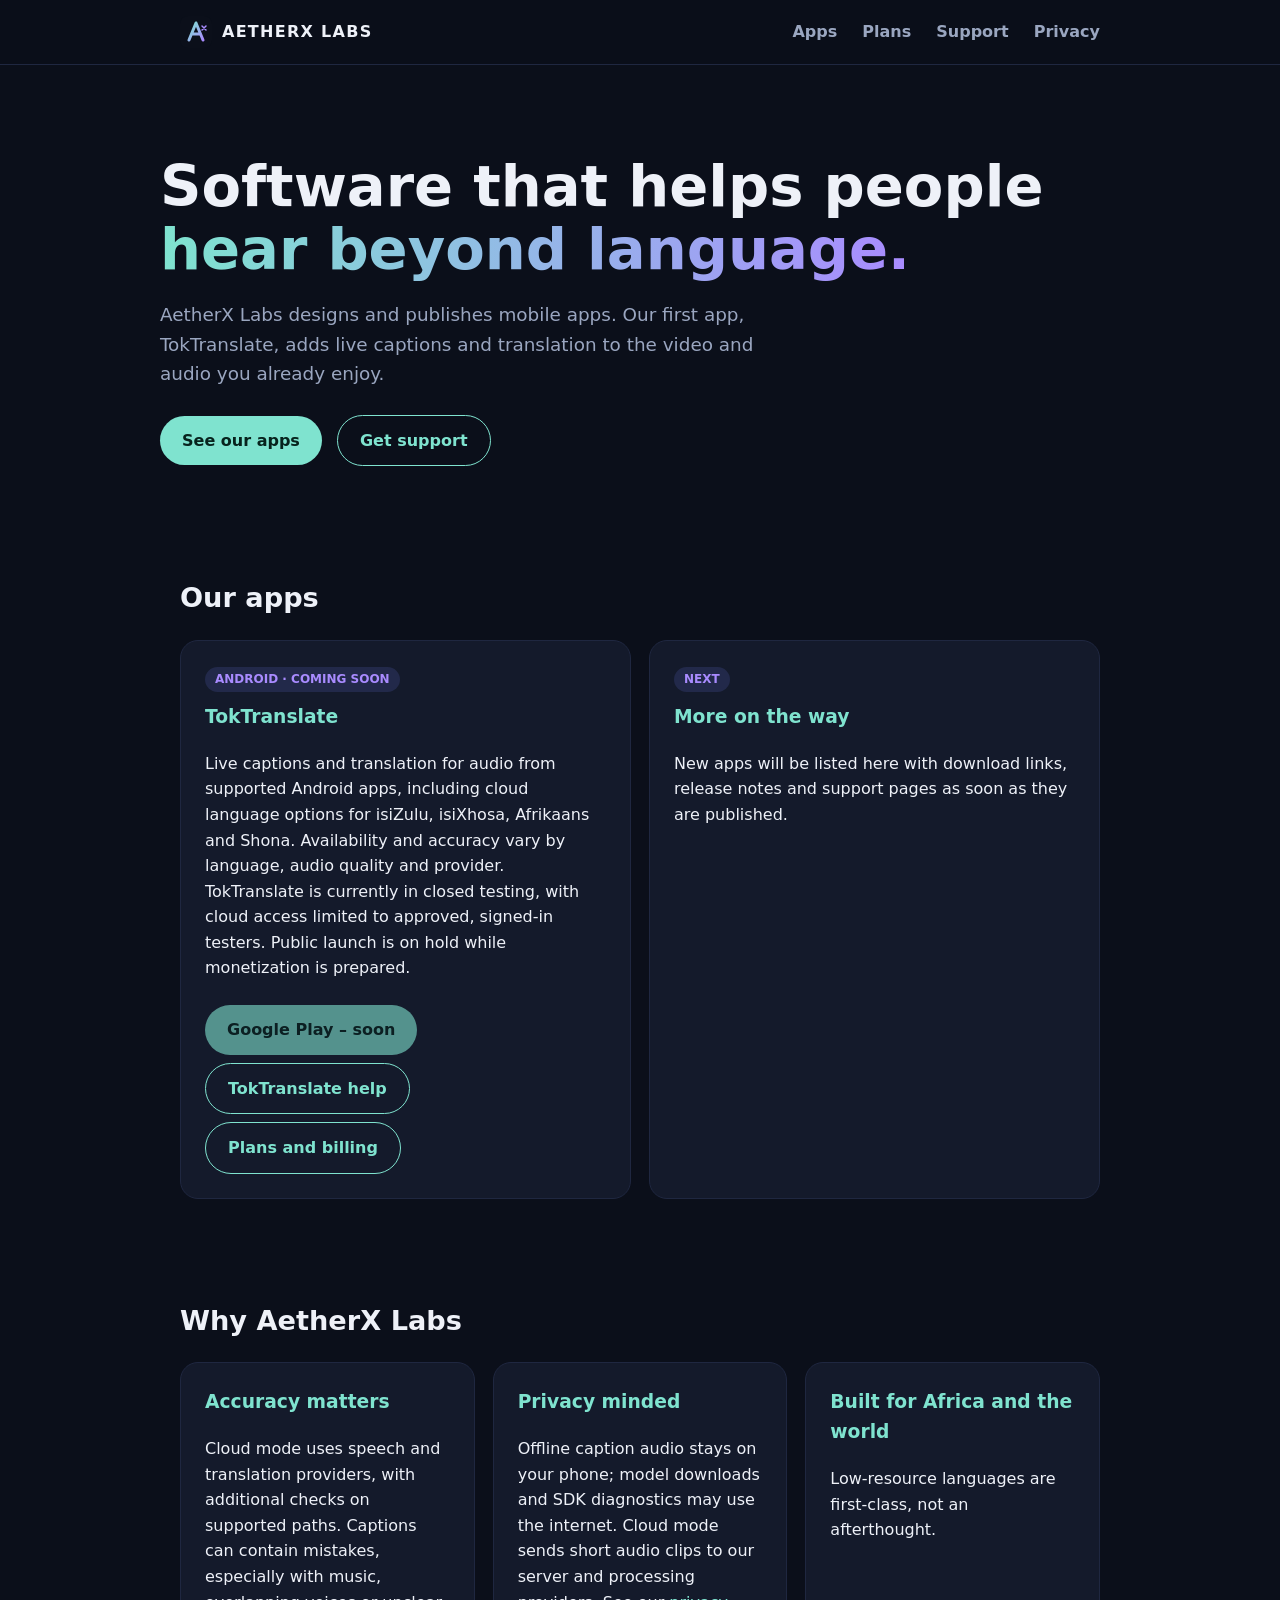
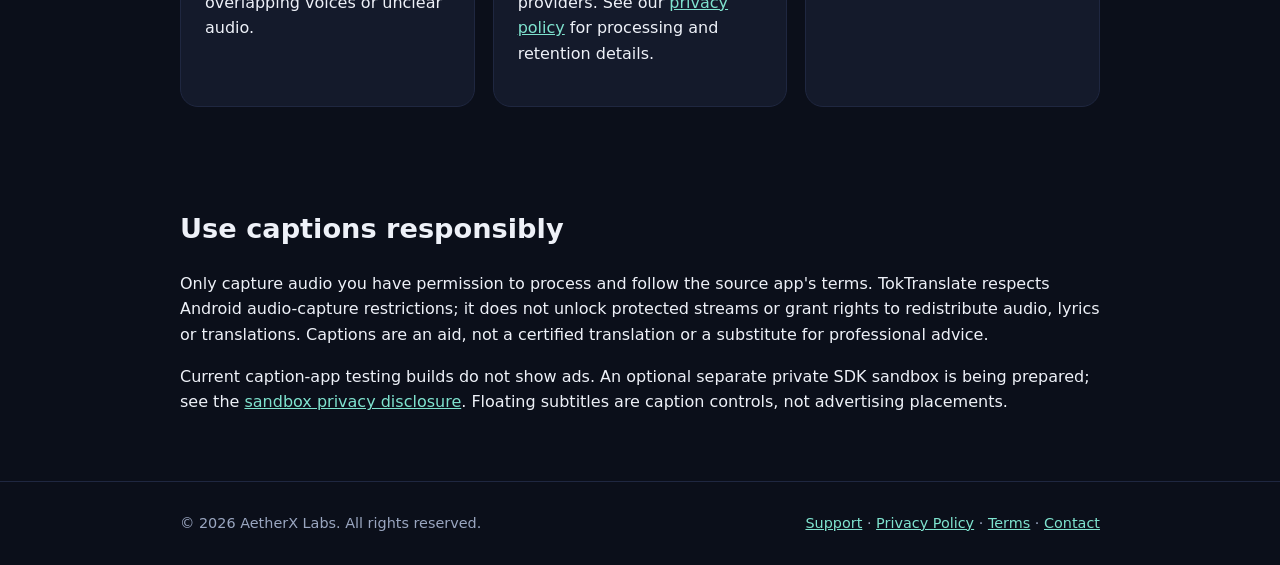
<file: index.html>
﻿<!doctype html>
<html lang="en">
<head>
  <meta charset="utf-8">
  <meta name="viewport" content="width=device-width, initial-scale=1">
  <title>AetherX Labs – Apps that break language barriers</title>
  <meta name="description" content="AetherX Labs builds mobile apps. Download TokTranslate live captions and get support.">
  <link rel="icon" href="assets/logo.svg" type="image/svg+xml">
  <link rel="stylesheet" href="style.css">
</head>
<body>
  <header class="site">
    <div class="wrap">
      <a class="brand" href="#top"><img src="assets/logo.svg" alt="">AETHERX LABS</a>
      <nav>
        <a href="#apps">Apps</a>
        <a href="payments.html">Plans</a>
        <a href="support.html">Support</a>
        <a href="privacy.html">Privacy</a>
      </nav>
    </div>
  </header>

  <main id="top">
    <div class="wrap hero">
      <h1>Software that helps people <span>hear beyond language.</span></h1>
      <p>AetherX Labs designs and publishes mobile apps. Our first app, TokTranslate, adds live captions and translation to the video and audio you already enjoy.</p>
      <a class="btn" href="#apps">See our apps</a>
      <a class="btn ghost" href="support.html">Get support</a>
    </div>

    <section id="apps">
      <div class="wrap">
        <h2>Our apps</h2>
        <div class="grid">
          <div class="card">
            <span class="tag">ANDROID · COMING SOON</span>
            <h3>TokTranslate</h3>
            <p>Live captions and translation for audio from supported Android apps, including cloud language options for isiZulu, isiXhosa, Afrikaans and Shona. Availability and accuracy vary by language, audio quality and provider. TokTranslate is currently in closed testing, with cloud access limited to approved, signed-in testers. Public launch is on hold while monetization is prepared.</p>
            <!-- When published, replace # with the Google Play listing URL and the label with "Get it on Google Play". -->
            <span class="btn" aria-disabled="true">Google Play – soon</span>
            <a class="btn ghost" href="support.html#toktranslate">TokTranslate help</a>
            <a class="btn ghost" href="payments.html">Plans and billing</a>
          </div>
          <div class="card">
            <span class="tag">NEXT</span>
            <h3>More on the way</h3>
            <p>New apps will be listed here with download links, release notes and support pages as soon as they are published.</p>
          </div>
        </div>
      </div>
    </section>

    <div class="wrap"><div class="ad-slot" data-slot="top"></div></div>

    <section>
      <div class="wrap">
        <h2>Why AetherX Labs</h2>
        <div class="grid">
          <div class="card"><h3>Accuracy matters</h3><p>Cloud mode uses speech and translation providers, with additional checks on supported paths. Captions can contain mistakes, especially with music, overlapping voices or unclear audio.</p></div>
          <div class="card"><h3>Privacy minded</h3><p>Offline caption audio stays on your phone; model downloads and SDK diagnostics may use the internet. Cloud mode sends short audio clips to our server and processing providers. See our <a href="privacy.html">privacy policy</a> for processing and retention details.</p></div>
          <div class="card"><h3>Built for Africa and the world</h3><p>Low-resource languages are first-class, not an afterthought.</p></div>
        </div>
      </div>
    </section>
    <section>
      <div class="wrap">
        <h2>Use captions responsibly</h2>
        <p>Only capture audio you have permission to process and follow the source app's terms. TokTranslate respects Android audio-capture restrictions; it does not unlock protected streams or grant rights to redistribute audio, lyrics or translations. Captions are an aid, not a certified translation or a substitute for professional advice.</p>
        <p>Current caption-app testing builds do not show ads. An optional separate private SDK sandbox is being prepared; see the <a href="privacy.html">sandbox privacy disclosure</a>. Floating subtitles are caption controls, not advertising placements.</p>
      </div>
    </section>
  </main>

  <footer>
    <div class="wrap">
      <span>© <span id="year">2026</span> AetherX Labs. All rights reserved.</span>
      <span><a href="support.html">Support</a> · <a href="privacy.html">Privacy Policy</a> · <a href="terms.html">Terms</a> · <a href="mailto:support@aetherxlabs.co.uk">Contact</a></span>
    </div>
  </footer>
  <script src="ads.js"></script>
  <script>document.getElementById("year").textContent = new Date().getFullYear();</script>
</body>
</html>
</file>
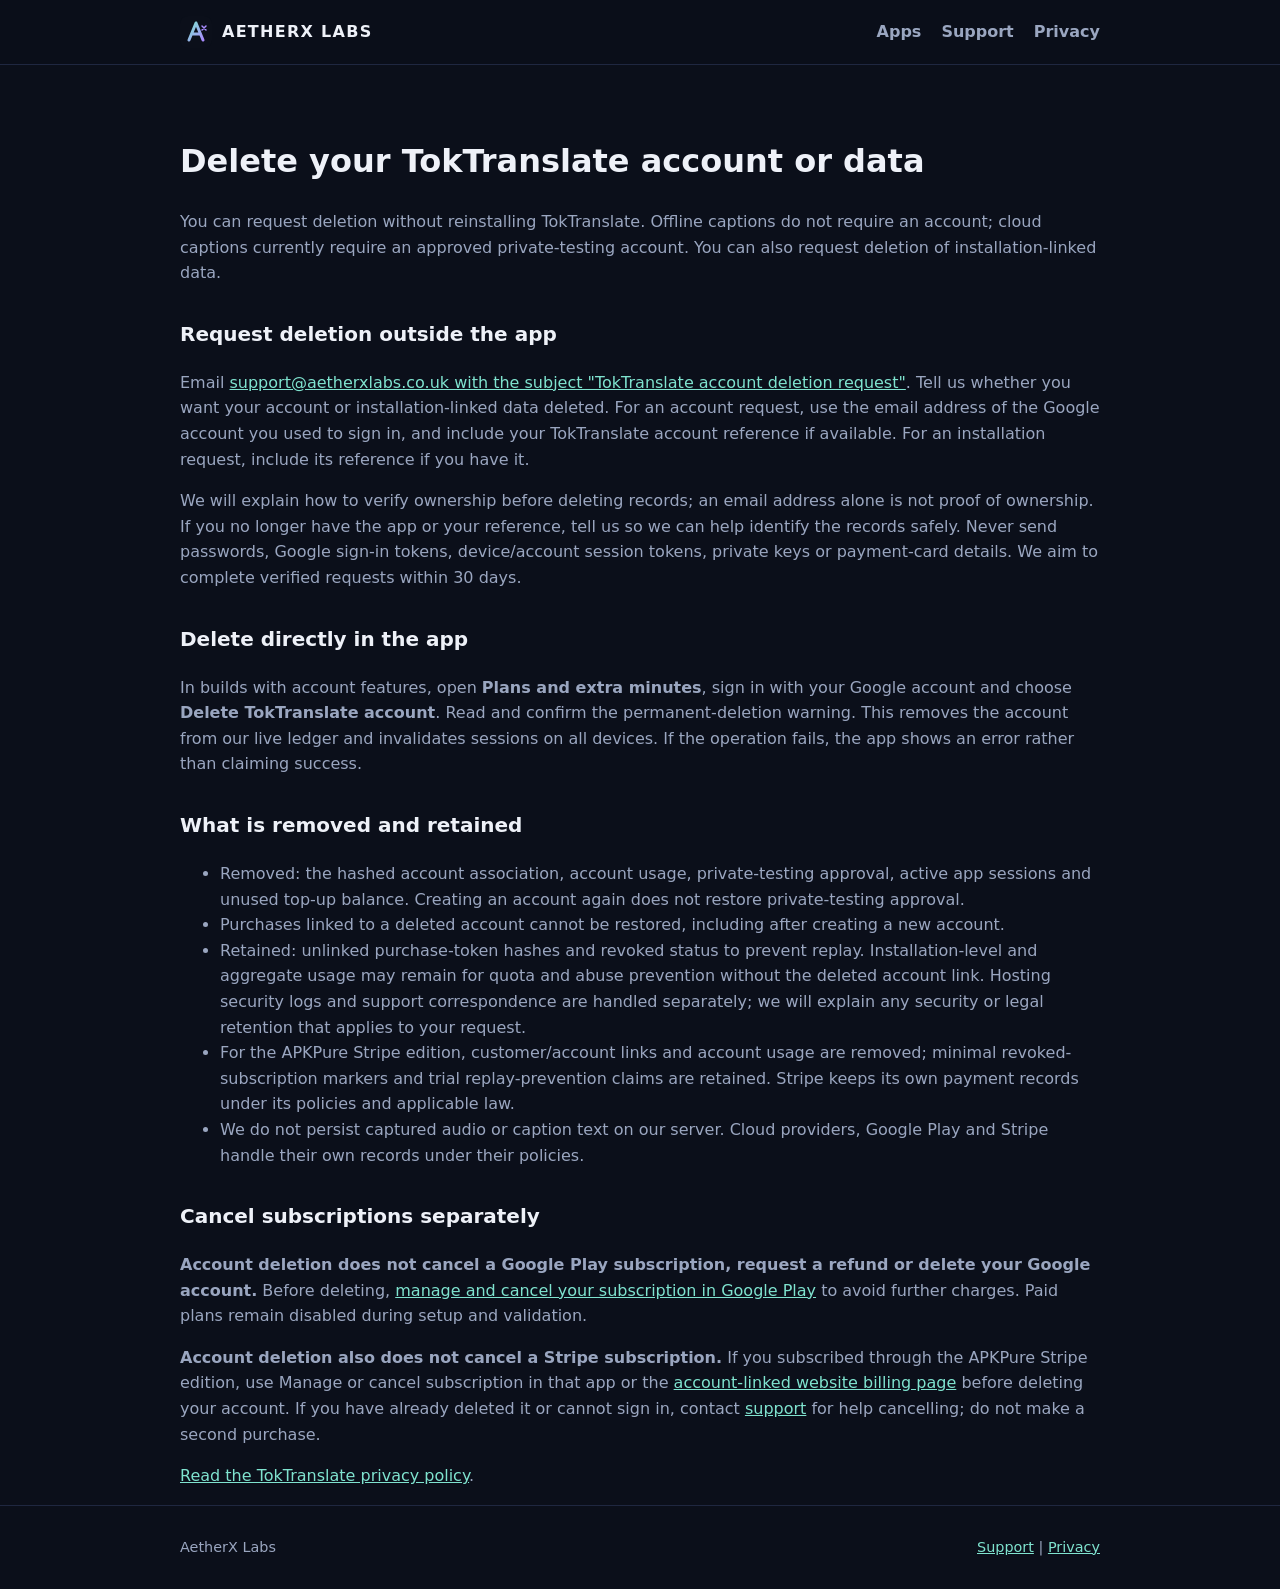
<file: delete-account.html>
<!doctype html>
<html lang="en">
<head>
  <meta charset="utf-8">
  <meta name="viewport" content="width=device-width, initial-scale=1">
  <title>Delete your TokTranslate account - AetherX Labs</title>
  <link rel="icon" href="assets/logo.svg" type="image/svg+xml">
  <link rel="stylesheet" href="style.css">
</head>
<body>
  <header class="site">
    <div class="wrap">
      <a class="brand" href="index.html"><img src="assets/logo.svg" alt="">AETHERX LABS</a>
      <nav><a href="index.html#apps">Apps</a><a href="support.html">Support</a><a href="privacy.html">Privacy</a></nav>
    </div>
  </header>
  <main class="wrap legal" style="padding-top:50px">
    <h1>Delete your TokTranslate account or data</h1>
    <p>You can request deletion without reinstalling TokTranslate. Offline captions do not require an account; cloud captions currently require an approved private-testing account. You can also request deletion of installation-linked data.</p>
    <h2>Request deletion outside the app</h2>
    <p>Email <a href="mailto:support@aetherxlabs.co.uk?subject=TokTranslate%20account%20deletion%20request">support@aetherxlabs.co.uk with the subject "TokTranslate account deletion request"</a>. Tell us whether you want your account or installation-linked data deleted. For an account request, use the email address of the Google account you used to sign in, and include your TokTranslate account reference if available. For an installation request, include its reference if you have it.</p>
    <p>We will explain how to verify ownership before deleting records; an email address alone is not proof of ownership. If you no longer have the app or your reference, tell us so we can help identify the records safely. Never send passwords, Google sign-in tokens, device/account session tokens, private keys or payment-card details. We aim to complete verified requests within 30 days.</p>
    <h2>Delete directly in the app</h2>
    <p>In builds with account features, open <b>Plans and extra minutes</b>, sign in with your Google account and choose <b>Delete TokTranslate account</b>. Read and confirm the permanent-deletion warning. This removes the account from our live ledger and invalidates sessions on all devices. If the operation fails, the app shows an error rather than claiming success.</p>
    <h2>What is removed and retained</h2>
    <ul>
      <li>Removed: the hashed account association, account usage, private-testing approval, active app sessions and unused top-up balance. Creating an account again does not restore private-testing approval.</li>
      <li>Purchases linked to a deleted account cannot be restored, including after creating a new account.</li>
      <li>Retained: unlinked purchase-token hashes and revoked status to prevent replay. Installation-level and aggregate usage may remain for quota and abuse prevention without the deleted account link. Hosting security logs and support correspondence are handled separately; we will explain any security or legal retention that applies to your request.</li>
      <li>For the APKPure Stripe edition, customer/account links and account usage are removed; minimal revoked-subscription markers and trial replay-prevention claims are retained. Stripe keeps its own payment records under its policies and applicable law.</li>
      <li>We do not persist captured audio or caption text on our server. Cloud providers, Google Play and Stripe handle their own records under their policies.</li>
    </ul>
    <h2>Cancel subscriptions separately</h2>
    <p><b>Account deletion does not cancel a Google Play subscription, request a refund or delete your Google account.</b> Before deleting, <a href="https://play.google.com/store/account/subscriptions?package=com.toktranslate.app">manage and cancel your subscription in Google Play</a> to avoid further charges. Paid plans remain disabled during setup and validation.</p>
    <p><b>Account deletion also does not cancel a Stripe subscription.</b> If you subscribed through the APKPure Stripe edition, use Manage or cancel subscription in that app or the <a href="payments.html">account-linked website billing page</a> before deleting your account. If you have already deleted it or cannot sign in, contact <a href="mailto:support@aetherxlabs.co.uk?subject=TokTranslate%20subscription%20cancellation">support</a> for help cancelling; do not make a second purchase.</p>
    <p><a href="privacy.html">Read the TokTranslate privacy policy</a>.</p>
  </main>
  <footer><div class="wrap"><span>AetherX Labs</span><span><a href="support.html">Support</a> | <a href="privacy.html">Privacy</a></span></div></footer>
</body>
</html>
</file>
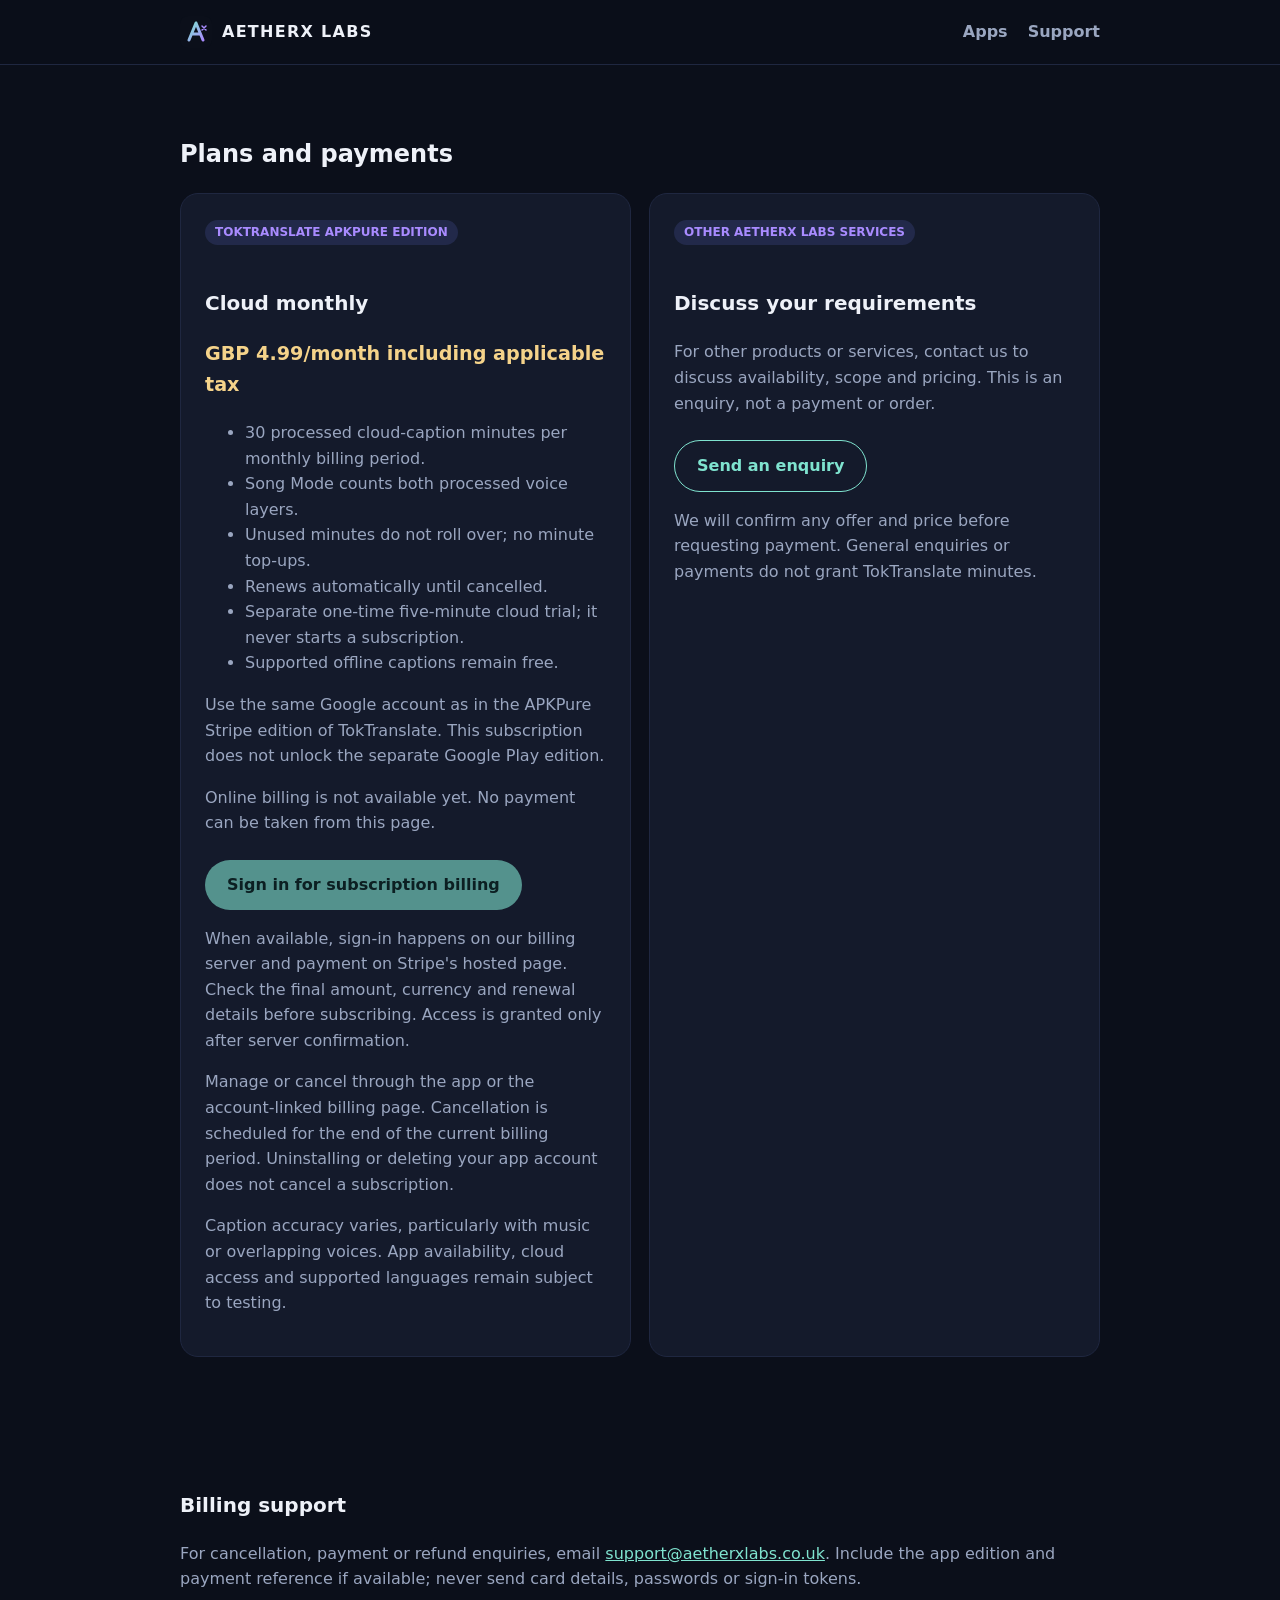
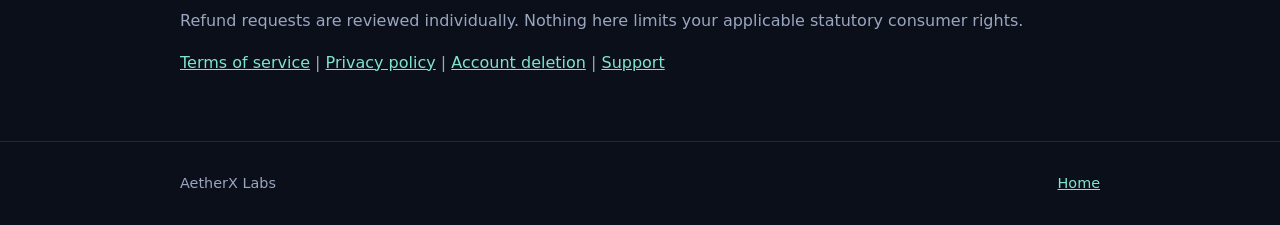
<file: payments.html>
<!doctype html>
<html lang="en">
<head>
  <meta charset="utf-8">
  <meta name="viewport" content="width=device-width, initial-scale=1">
  <meta name="description" content="TokTranslate cloud subscription pricing, account-linked billing and AetherX Labs enquiries.">
  <title>Plans and payments - AetherX Labs</title>
  <link rel="icon" href="assets/logo.svg" type="image/svg+xml">
  <link rel="stylesheet" href="style.css">
  <script src="payments.js" defer></script>
</head>
<body>
  <header class="site"><div class="wrap">
    <a class="brand" href="index.html"><img src="assets/logo.svg" alt="">AETHERX LABS</a>
    <nav aria-label="Main"><a href="index.html#apps">Apps</a><a href="support.html">Support</a></nav>
  </div></header>
  <main class="wrap legal">
    <section>
      <h1>Plans and payments</h1>
      <div class="grid">
        <article class="card">
          <span class="tag">TOKTRANSLATE APKPURE EDITION</span>
          <h2>Cloud monthly</h2>
          <p class="plan-price">GBP 4.99/month including applicable tax</p>
          <ul>
            <li>30 processed cloud-caption minutes per monthly billing period.</li>
            <li>Song Mode counts both processed voice layers.</li>
            <li>Unused minutes do not roll over; no minute top-ups.</li>
            <li>Renews automatically until cancelled.</li>
            <li>Separate one-time five-minute cloud trial; it never starts a subscription.</li>
            <li>Supported offline captions remain free.</li>
          </ul>
          <p>Use the same Google account as in the APKPure Stripe edition of TokTranslate. This subscription does not unlock the separate Google Play edition.</p>
          <p id="billing-status" role="status" aria-live="polite">Online billing is not available yet. No payment can be taken from this page.</p>
          <a id="billing-link" class="btn" aria-disabled="true">Sign in for subscription billing</a>
          <noscript><p>JavaScript is required to check online billing availability. Use the app's Plans screen or contact support.</p></noscript>
          <p>When available, sign-in happens on our billing server and payment on Stripe's hosted page. Check the final amount, currency and renewal details before subscribing. Access is granted only after server confirmation.</p>
          <p>Manage or cancel through the app or the account-linked billing page. Cancellation is scheduled for the end of the current billing period. Uninstalling or deleting your app account does not cancel a subscription.</p>
          <p>Caption accuracy varies, particularly with music or overlapping voices. App availability, cloud access and supported languages remain subject to testing.</p>
        </article>
        <article class="card">
          <span class="tag">OTHER AETHERX LABS SERVICES</span>
          <h2>Discuss your requirements</h2>
          <p>For other products or services, contact us to discuss availability, scope and pricing. This is an enquiry, not a payment or order.</p>
          <a class="btn ghost" href="mailto:support@aetherxlabs.co.uk?subject=AetherX%20Labs%20service%20enquiry">Send an enquiry</a>
          <p>We will confirm any offer and price before requesting payment. General enquiries or payments do not grant TokTranslate minutes.</p>
        </article>
      </div>
    </section>
    <section>
      <h2>Billing support</h2>
      <p>For cancellation, payment or refund enquiries, email <a href="mailto:support@aetherxlabs.co.uk?subject=TokTranslate%20billing%20support">support@aetherxlabs.co.uk</a>. Include the app edition and payment reference if available; never send card details, passwords or sign-in tokens.</p>
      <p>Refund requests are reviewed individually. Nothing here limits your applicable statutory consumer rights.</p>
      <p><a href="terms.html">Terms of service</a> | <a href="privacy.html">Privacy policy</a> | <a href="delete-account.html">Account deletion</a> | <a href="support.html">Support</a></p>
    </section>
  </main>
  <footer><div class="wrap"><span>AetherX Labs</span><a href="index.html">Home</a></div></footer>
</body>
</html>
</file>
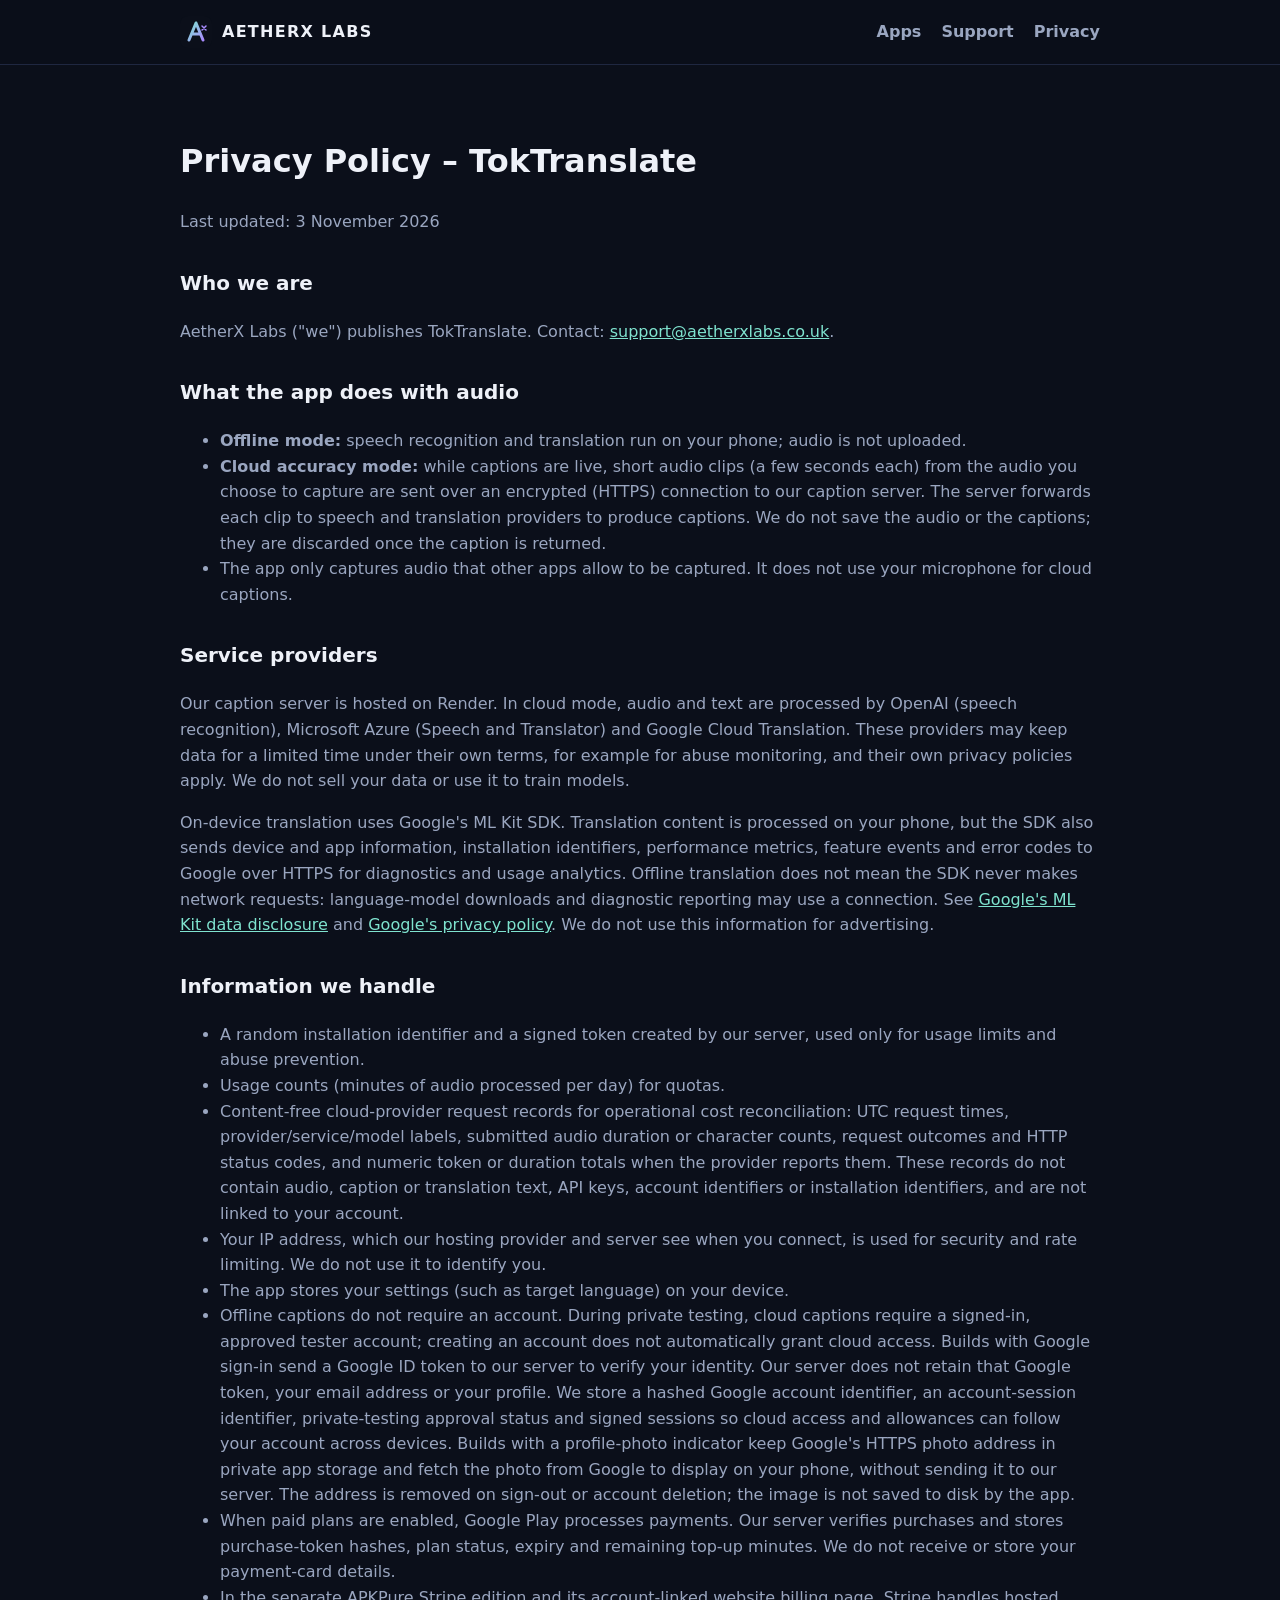
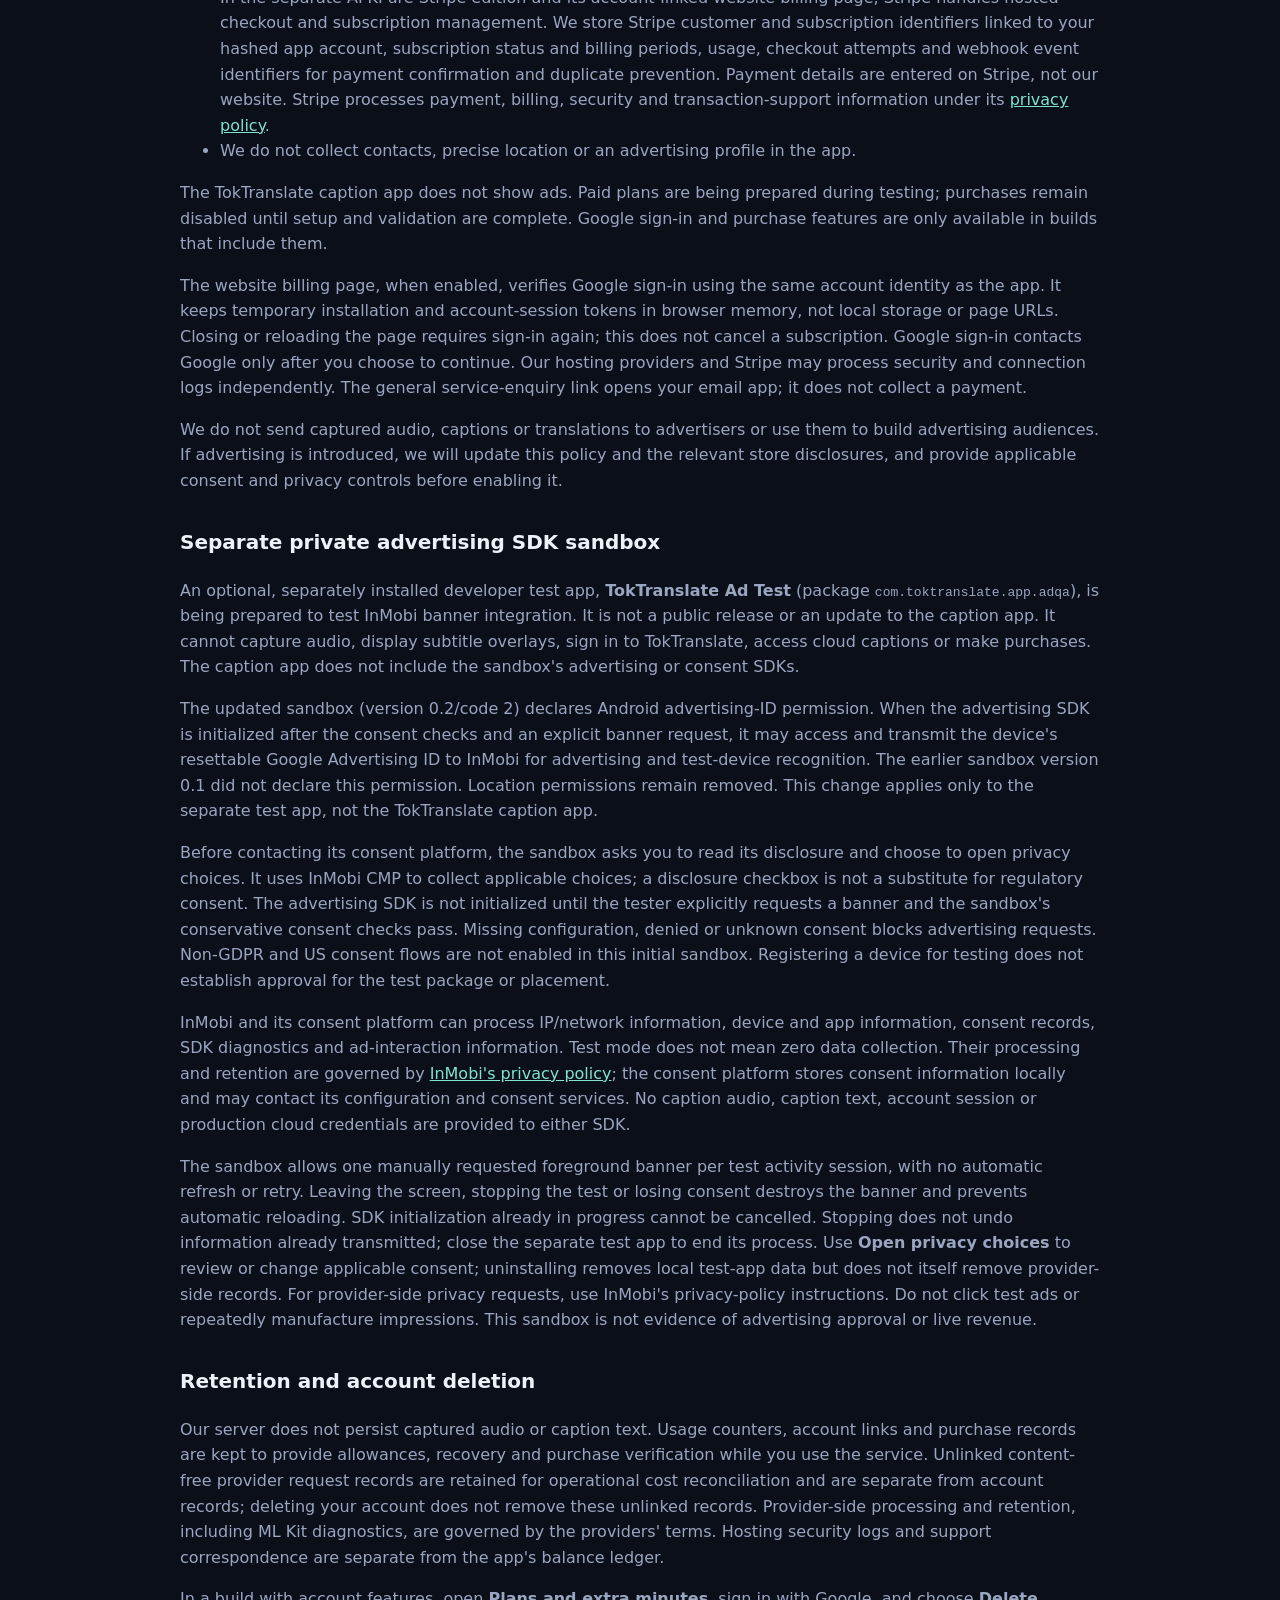
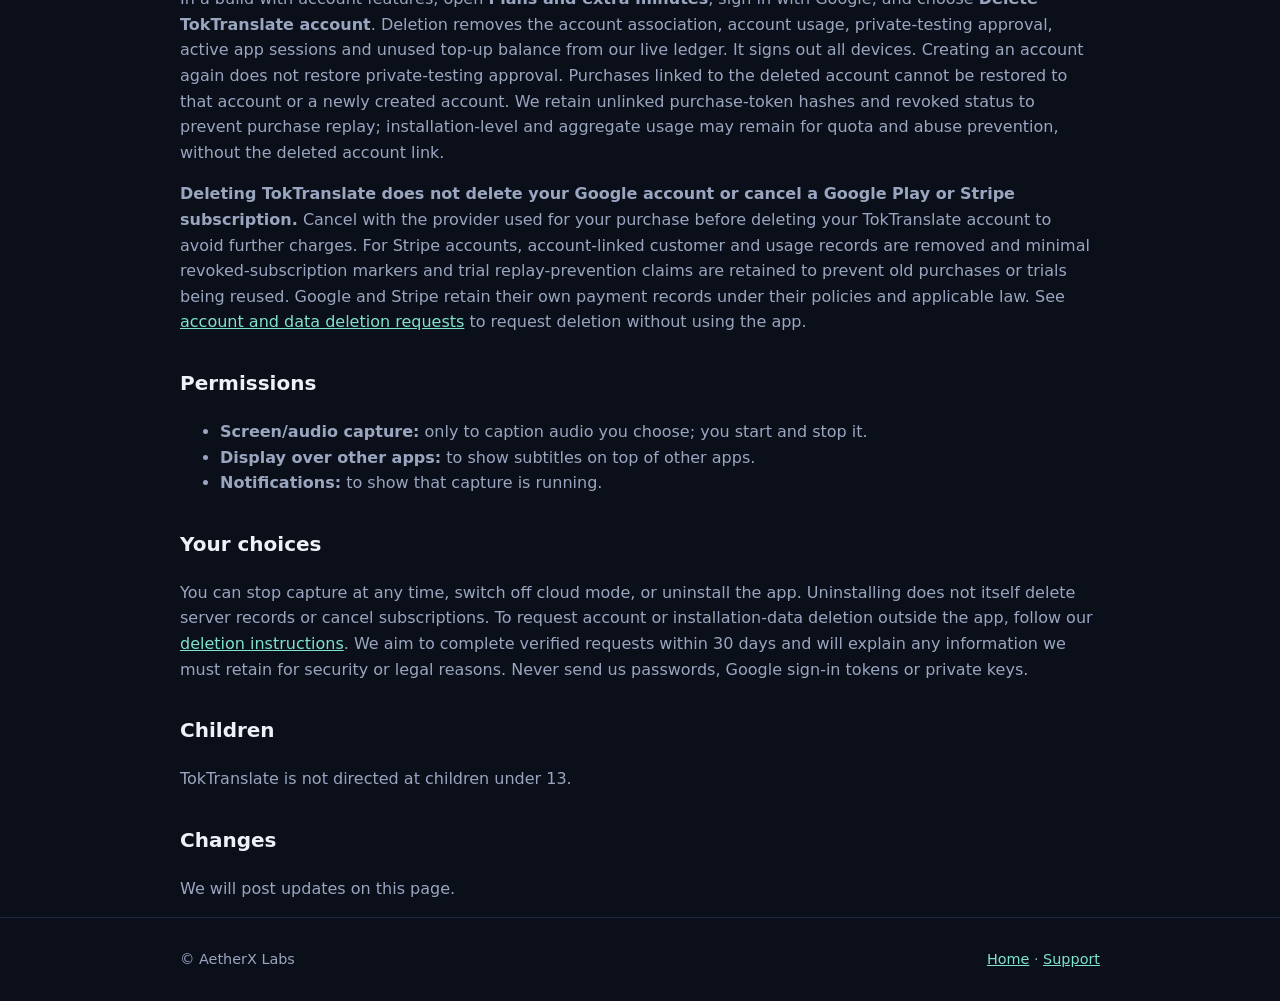
<file: privacy.html>
﻿<!doctype html>
<html lang="en">
<head>
  <meta charset="utf-8">
  <meta name="viewport" content="width=device-width, initial-scale=1">
  <title>Privacy Policy – AetherX Labs</title>
  <link rel="icon" href="assets/logo.svg" type="image/svg+xml">
  <link rel="stylesheet" href="style.css">
</head>
<body>
  <header class="site">
    <div class="wrap">
      <a class="brand" href="index.html"><img src="assets/logo.svg" alt="">AETHERX LABS</a>
      <nav><a href="index.html#apps">Apps</a><a href="support.html">Support</a><a href="privacy.html">Privacy</a></nav>
    </div>
  </header>

  <main class="wrap legal" style="padding-top:50px">
    <h1>Privacy Policy – TokTranslate</h1>
    <p>Last updated: <time datetime="2026-11-03">3 November 2026</time></p>

    <h2>Who we are</h2>
    <p>AetherX Labs ("we") publishes TokTranslate. Contact: <a href="mailto:support@aetherxlabs.co.uk">support@aetherxlabs.co.uk</a>.</p>

    <h2>What the app does with audio</h2>
    <ul>
      <li><b>Offline mode:</b> speech recognition and translation run on your phone; audio is not uploaded.</li>
      <li><b>Cloud accuracy mode:</b> while captions are live, short audio clips (a few seconds each) from the audio you choose to capture are sent over an encrypted (HTTPS) connection to our caption server. The server forwards each clip to speech and translation providers to produce captions. We do not save the audio or the captions; they are discarded once the caption is returned.</li>
      <li>The app only captures audio that other apps allow to be captured. It does not use your microphone for cloud captions.</li>
    </ul>

    <h2>Service providers</h2>
    <p>Our caption server is hosted on Render. In cloud mode, audio and text are processed by OpenAI (speech recognition), Microsoft Azure (Speech and Translator) and Google Cloud Translation. These providers may keep data for a limited time under their own terms, for example for abuse monitoring, and their own privacy policies apply. We do not sell your data or use it to train models.</p>
    <p>On-device translation uses Google's ML Kit SDK. Translation content is processed on your phone, but the SDK also sends device and app information, installation identifiers, performance metrics, feature events and error codes to Google over HTTPS for diagnostics and usage analytics. Offline translation does not mean the SDK never makes network requests: language-model downloads and diagnostic reporting may use a connection. See <a href="https://developers.google.com/ml-kit/android-data-disclosure">Google's ML Kit data disclosure</a> and <a href="https://policies.google.com/privacy">Google's privacy policy</a>. We do not use this information for advertising.</p>

    <h2>Information we handle</h2>
    <ul>
      <li>A random installation identifier and a signed token created by our server, used only for usage limits and abuse prevention.</li>
      <li>Usage counts (minutes of audio processed per day) for quotas.</li>
      <li>Content-free cloud-provider request records for operational cost reconciliation: UTC request times, provider/service/model labels, submitted audio duration or character counts, request outcomes and HTTP status codes, and numeric token or duration totals when the provider reports them. These records do not contain audio, caption or translation text, API keys, account identifiers or installation identifiers, and are not linked to your account.</li>
      <li>Your IP address, which our hosting provider and server see when you connect, is used for security and rate limiting. We do not use it to identify you.</li>
      <li>The app stores your settings (such as target language) on your device.</li>
      <li>Offline captions do not require an account. During private testing, cloud captions require a signed-in, approved tester account; creating an account does not automatically grant cloud access. Builds with Google sign-in send a Google ID token to our server to verify your identity. Our server does not retain that Google token, your email address or your profile. We store a hashed Google account identifier, an account-session identifier, private-testing approval status and signed sessions so cloud access and allowances can follow your account across devices. Builds with a profile-photo indicator keep Google's HTTPS photo address in private app storage and fetch the photo from Google to display on your phone, without sending it to our server. The address is removed on sign-out or account deletion; the image is not saved to disk by the app.</li>
      <li>When paid plans are enabled, Google Play processes payments. Our server verifies purchases and stores purchase-token hashes, plan status, expiry and remaining top-up minutes. We do not receive or store your payment-card details.</li>
      <li>In the separate APKPure Stripe edition and its account-linked website billing page, Stripe handles hosted checkout and subscription management. We store Stripe customer and subscription identifiers linked to your hashed app account, subscription status and billing periods, usage, checkout attempts and webhook event identifiers for payment confirmation and duplicate prevention. Payment details are entered on Stripe, not our website. Stripe processes payment, billing, security and transaction-support information under its <a href="https://stripe.com/privacy">privacy policy</a>.</li>
      <li>We do not collect contacts, precise location or an advertising profile in the app.</li>
    </ul>
    <p>The TokTranslate caption app does not show ads. Paid plans are being prepared during testing; purchases remain disabled until setup and validation are complete. Google sign-in and purchase features are only available in builds that include them.</p>
    <p>The website billing page, when enabled, verifies Google sign-in using the same account identity as the app. It keeps temporary installation and account-session tokens in browser memory, not local storage or page URLs. Closing or reloading the page requires sign-in again; this does not cancel a subscription. Google sign-in contacts Google only after you choose to continue. Our hosting providers and Stripe may process security and connection logs independently. The general service-enquiry link opens your email app; it does not collect a payment.</p>
    <p>We do not send captured audio, captions or translations to advertisers or use them to build advertising audiences. If advertising is introduced, we will update this policy and the relevant store disclosures, and provide applicable consent and privacy controls before enabling it.</p>

    <h2>Separate private advertising SDK sandbox</h2>
    <p>An optional, separately installed developer test app, <b>TokTranslate Ad Test</b> (package <code>com.toktranslate.app.adqa</code>), is being prepared to test InMobi banner integration. It is not a public release or an update to the caption app. It cannot capture audio, display subtitle overlays, sign in to TokTranslate, access cloud captions or make purchases. The caption app does not include the sandbox's advertising or consent SDKs.</p>
    <p>The updated sandbox (version 0.2/code 2) declares Android advertising-ID permission. When the advertising SDK is initialized after the consent checks and an explicit banner request, it may access and transmit the device's resettable Google Advertising ID to InMobi for advertising and test-device recognition. The earlier sandbox version 0.1 did not declare this permission. Location permissions remain removed. This change applies only to the separate test app, not the TokTranslate caption app.</p>
    <p>Before contacting its consent platform, the sandbox asks you to read its disclosure and choose to open privacy choices. It uses InMobi CMP to collect applicable choices; a disclosure checkbox is not a substitute for regulatory consent. The advertising SDK is not initialized until the tester explicitly requests a banner and the sandbox's conservative consent checks pass. Missing configuration, denied or unknown consent blocks advertising requests. Non-GDPR and US consent flows are not enabled in this initial sandbox. Registering a device for testing does not establish approval for the test package or placement.</p>
    <p>InMobi and its consent platform can process IP/network information, device and app information, consent records, SDK diagnostics and ad-interaction information. Test mode does not mean zero data collection. Their processing and retention are governed by <a href="https://www.inmobi.com/privacy-policy">InMobi's privacy policy</a>; the consent platform stores consent information locally and may contact its configuration and consent services. No caption audio, caption text, account session or production cloud credentials are provided to either SDK.</p>
    <p>The sandbox allows one manually requested foreground banner per test activity session, with no automatic refresh or retry. Leaving the screen, stopping the test or losing consent destroys the banner and prevents automatic reloading. SDK initialization already in progress cannot be cancelled. Stopping does not undo information already transmitted; close the separate test app to end its process. Use <b>Open privacy choices</b> to review or change applicable consent; uninstalling removes local test-app data but does not itself remove provider-side records. For provider-side privacy requests, use InMobi's privacy-policy instructions. Do not click test ads or repeatedly manufacture impressions. This sandbox is not evidence of advertising approval or live revenue.</p>

    <h2>Retention and account deletion</h2>
    <p>Our server does not persist captured audio or caption text. Usage counters, account links and purchase records are kept to provide allowances, recovery and purchase verification while you use the service. Unlinked content-free provider request records are retained for operational cost reconciliation and are separate from account records; deleting your account does not remove these unlinked records. Provider-side processing and retention, including ML Kit diagnostics, are governed by the providers' terms. Hosting security logs and support correspondence are separate from the app's balance ledger.</p>
    <p>In a build with account features, open <b>Plans and extra minutes</b>, sign in with Google, and choose <b>Delete TokTranslate account</b>. Deletion removes the account association, account usage, private-testing approval, active app sessions and unused top-up balance from our live ledger. It signs out all devices. Creating an account again does not restore private-testing approval. Purchases linked to the deleted account cannot be restored to that account or a newly created account. We retain unlinked purchase-token hashes and revoked status to prevent purchase replay; installation-level and aggregate usage may remain for quota and abuse prevention, without the deleted account link.</p>
    <p><b>Deleting TokTranslate does not delete your Google account or cancel a Google Play or Stripe subscription.</b> Cancel with the provider used for your purchase before deleting your TokTranslate account to avoid further charges. For Stripe accounts, account-linked customer and usage records are removed and minimal revoked-subscription markers and trial replay-prevention claims are retained to prevent old purchases or trials being reused. Google and Stripe retain their own payment records under their policies and applicable law. See <a href="delete-account.html">account and data deletion requests</a> to request deletion without using the app.</p>

    <h2>Permissions</h2>
    <ul>
      <li><b>Screen/audio capture:</b> only to caption audio you choose; you start and stop it.</li>
      <li><b>Display over other apps:</b> to show subtitles on top of other apps.</li>
      <li><b>Notifications:</b> to show that capture is running.</li>
    </ul>

    <h2>Your choices</h2>
    <p>You can stop capture at any time, switch off cloud mode, or uninstall the app. Uninstalling does not itself delete server records or cancel subscriptions. To request account or installation-data deletion outside the app, follow our <a href="delete-account.html">deletion instructions</a>. We aim to complete verified requests within 30 days and will explain any information we must retain for security or legal reasons. Never send us passwords, Google sign-in tokens or private keys.</p>

    <h2>Children</h2>
    <p>TokTranslate is not directed at children under 13.</p>

    <h2>Changes</h2>
    <p>We will post updates on this page.</p>
  </main>

  <footer>
    <div class="wrap">
      <span>© AetherX Labs</span>
      <span><a href="index.html">Home</a> · <a href="support.html">Support</a></span>
    </div>
  </footer>
</body>
</html>
</file>
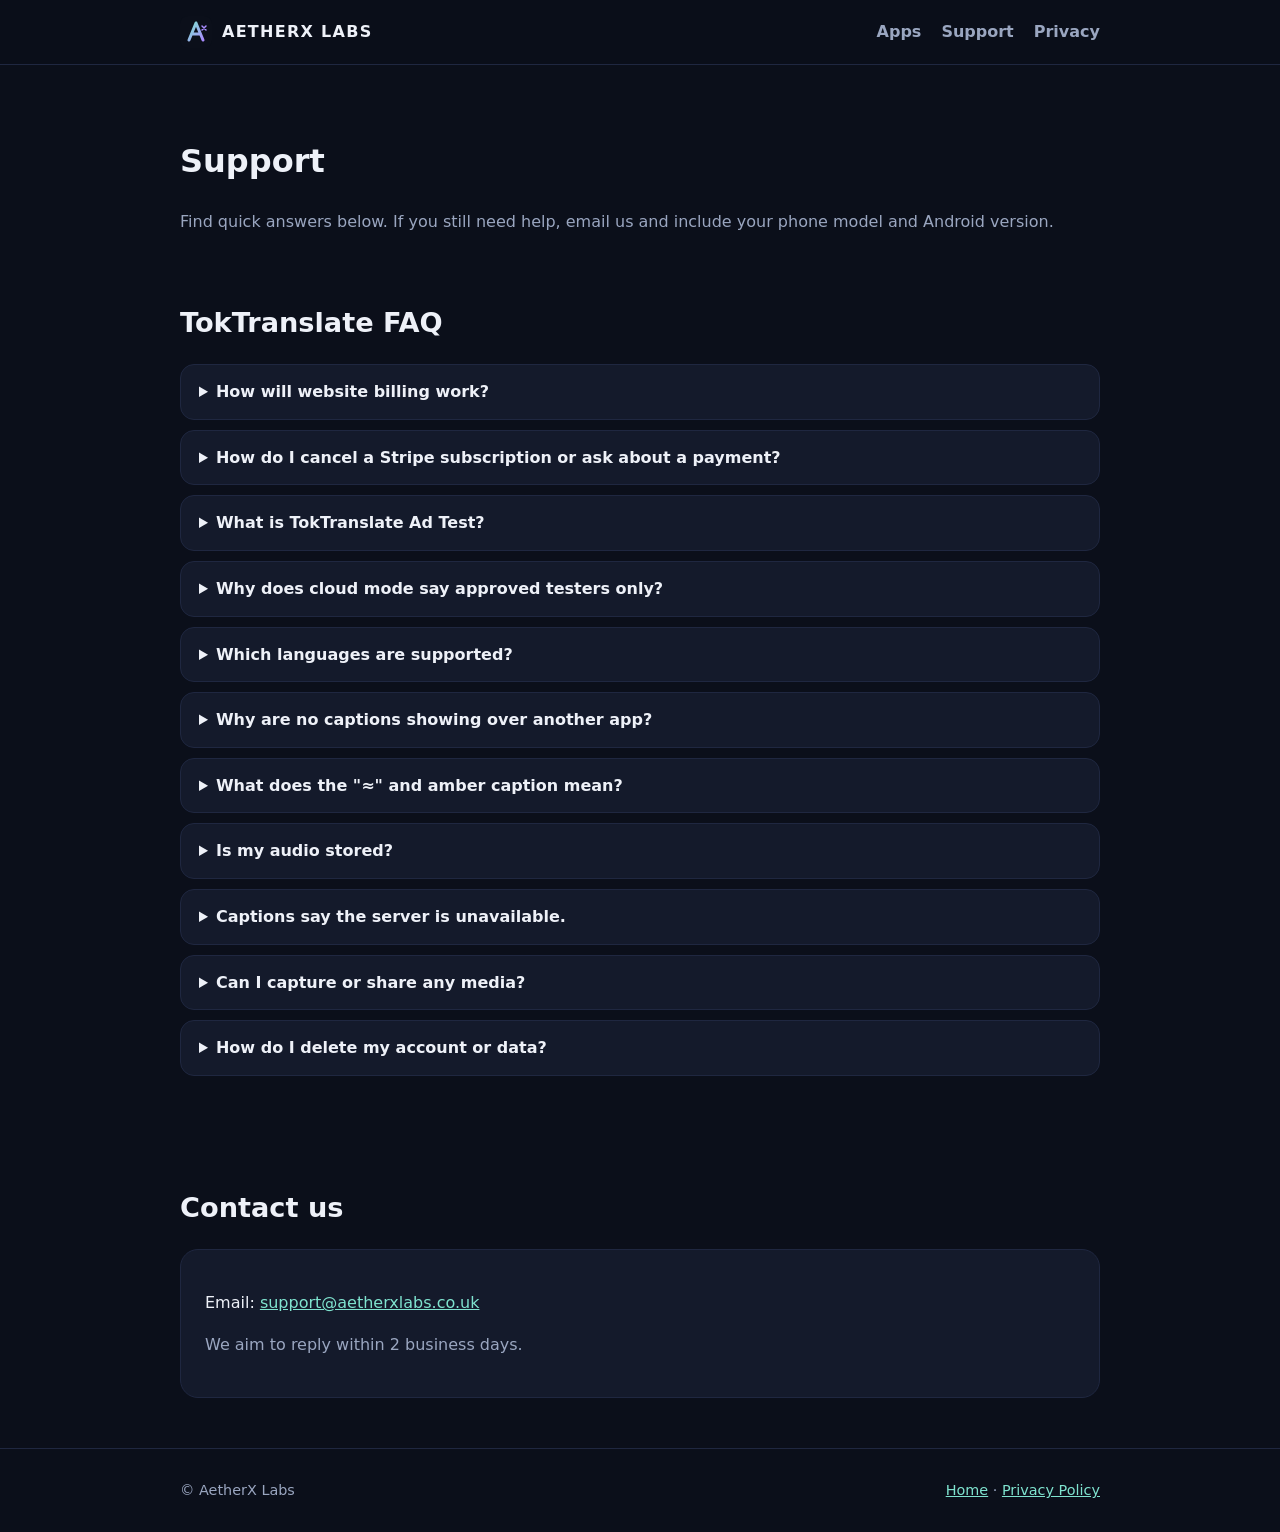
<file: support.html>
﻿<!doctype html>
<html lang="en">
<head>
  <meta charset="utf-8">
  <meta name="viewport" content="width=device-width, initial-scale=1">
  <title>Support – AetherX Labs</title>
  <link rel="icon" href="assets/logo.svg" type="image/svg+xml">
  <link rel="stylesheet" href="style.css">
</head>
<body>
  <header class="site">
    <div class="wrap">
      <a class="brand" href="index.html"><img src="assets/logo.svg" alt="">AETHERX LABS</a>
      <nav><a href="index.html#apps">Apps</a><a href="support.html">Support</a><a href="privacy.html">Privacy</a></nav>
    </div>
  </header>

  <main class="wrap" style="padding-top:50px">
    <h1>Support</h1>
    <p style="color:var(--muted)">Find quick answers below. If you still need help, email us and include your phone model and Android version.</p>

    <section id="toktranslate">
      <h2>TokTranslate FAQ</h2>
      <details><summary>How will website billing work?</summary><p>See <a href="payments.html">plans and payments</a>. When enabled, the APKPure Stripe edition uses a GBP 4.99/month tax-inclusive subscription for 30 processed cloud minutes, with sign-in linked to the same Google account as the app. The separate free cloud trial never starts a subscription. The Google Play edition has its own billing; a Stripe purchase does not unlock it. Public payments remain unavailable until validation is complete.</p></details>
      <details><summary>How do I cancel a Stripe subscription or ask about a payment?</summary><p>Before deleting your account, use Manage or cancel subscription in the APKPure Stripe edition or its account-linked website billing page. Cancellation is scheduled for the end of the billing period. If you cannot sign in, or want to request a refund, contact support with your payment reference. Never send card details, passwords or account-session tokens. Applicable statutory consumer rights are not affected.</p></details>
      <details><summary>What is TokTranslate Ad Test?</summary><p>It is a separate, private developer sandbox being prepared for InMobi SDK testing, not an update to the caption app or a public release. It has no capture, cloud, account or purchase features. Test ads may still involve data processing: read the <a href="privacy.html">separate sandbox privacy disclosure</a> before opening its consent choices. Missing configuration or unsupported consent keeps ad requests blocked. Do not click ads or generate repeated impressions. Live advertising and public launch remain on hold.</p></details>
      <details><summary>Why does cloud mode say approved testers only?</summary><p>Public launch is on hold while monetization is prepared. Cloud captions currently require an approved, signed-in private-testing account; installing the app or creating an account does not automatically grant access. Sign in with your approved Google account under Plans and extra minutes. Contact support if you need approval; never send account-session tokens or passwords. Offline mode remains available for supported downloaded models. Existing builds do not switch to offline automatically.</p></details>
      <details><summary>Which languages are supported?</summary><p>Cloud accuracy mode supports many languages, including isiZulu, isiXhosa, Afrikaans, Swahili, Shona and Arabic. Offline mode supports a smaller set.</p></details>
      <details><summary>Why are no captions showing over another app?</summary><p>Turn on "Subtitles over livestreams", allow "Display over other apps", start live captions and choose "Share entire screen" when Android asks. Some apps block audio capture.</p></details>
      <details><summary>What does the "≈" and amber caption mean?</summary><p>Two translation engines disagreed, so the caption may be less certain. Treat it as approximate.</p></details>
      <details><summary>Is my audio stored?</summary><p>Our caption server does not save audio or captions. Cloud mode sends short clips to processing providers, whose retention terms also apply. Offline caption audio stays on your phone, but model downloads and SDK diagnostics may use the internet. See our <a href="privacy.html">privacy policy</a> for details.</p></details>
      <details><summary>Captions say the server is unavailable.</summary><p>Check your internet connection. If you previously signed in with Google, stop capture, open Plans and extra minutes, sign in again and retry: older builds can report an expired account session as a server problem. Update when a newer build is available. If the problem continues, contact us with your app version and exact error; do not send passwords, account tokens or private audio.</p></details>
      <details><summary>Can I capture or share any media?</summary><p>Only capture audio you have permission to process and comply with the source app's terms. Some apps block capture and TokTranslate does not bypass that restriction. You remain responsible for any rights needed to share audio, lyrics or translations. Song mode is experimental and cannot guarantee separate lead and background voices.</p></details>
      <details><summary>How do I delete my account or data?</summary><p>Follow our <a href="delete-account.html">TokTranslate account and data deletion instructions</a>. You can request deletion by email without reinstalling. Cancel any Google Play subscription separately before deleting your account.</p></details>
    </section>

    <section id="contact">
      <h2>Contact us</h2>
      <div class="card">
        <p>Email: <a href="mailto:support@aetherxlabs.co.uk">support@aetherxlabs.co.uk</a></p>
        <p style="color:var(--muted)">We aim to reply within 2 business days.</p>
      </div>
    </section>
  </main>

  <div class="wrap"><div class="ad-slot" data-slot="bottom"></div></div>
  <script src="ads.js"></script>

  <footer>
    <div class="wrap">
      <span>© AetherX Labs</span>
      <span><a href="index.html">Home</a> · <a href="privacy.html">Privacy Policy</a></span>
    </div>
  </footer>
</body>
</html>
</file>
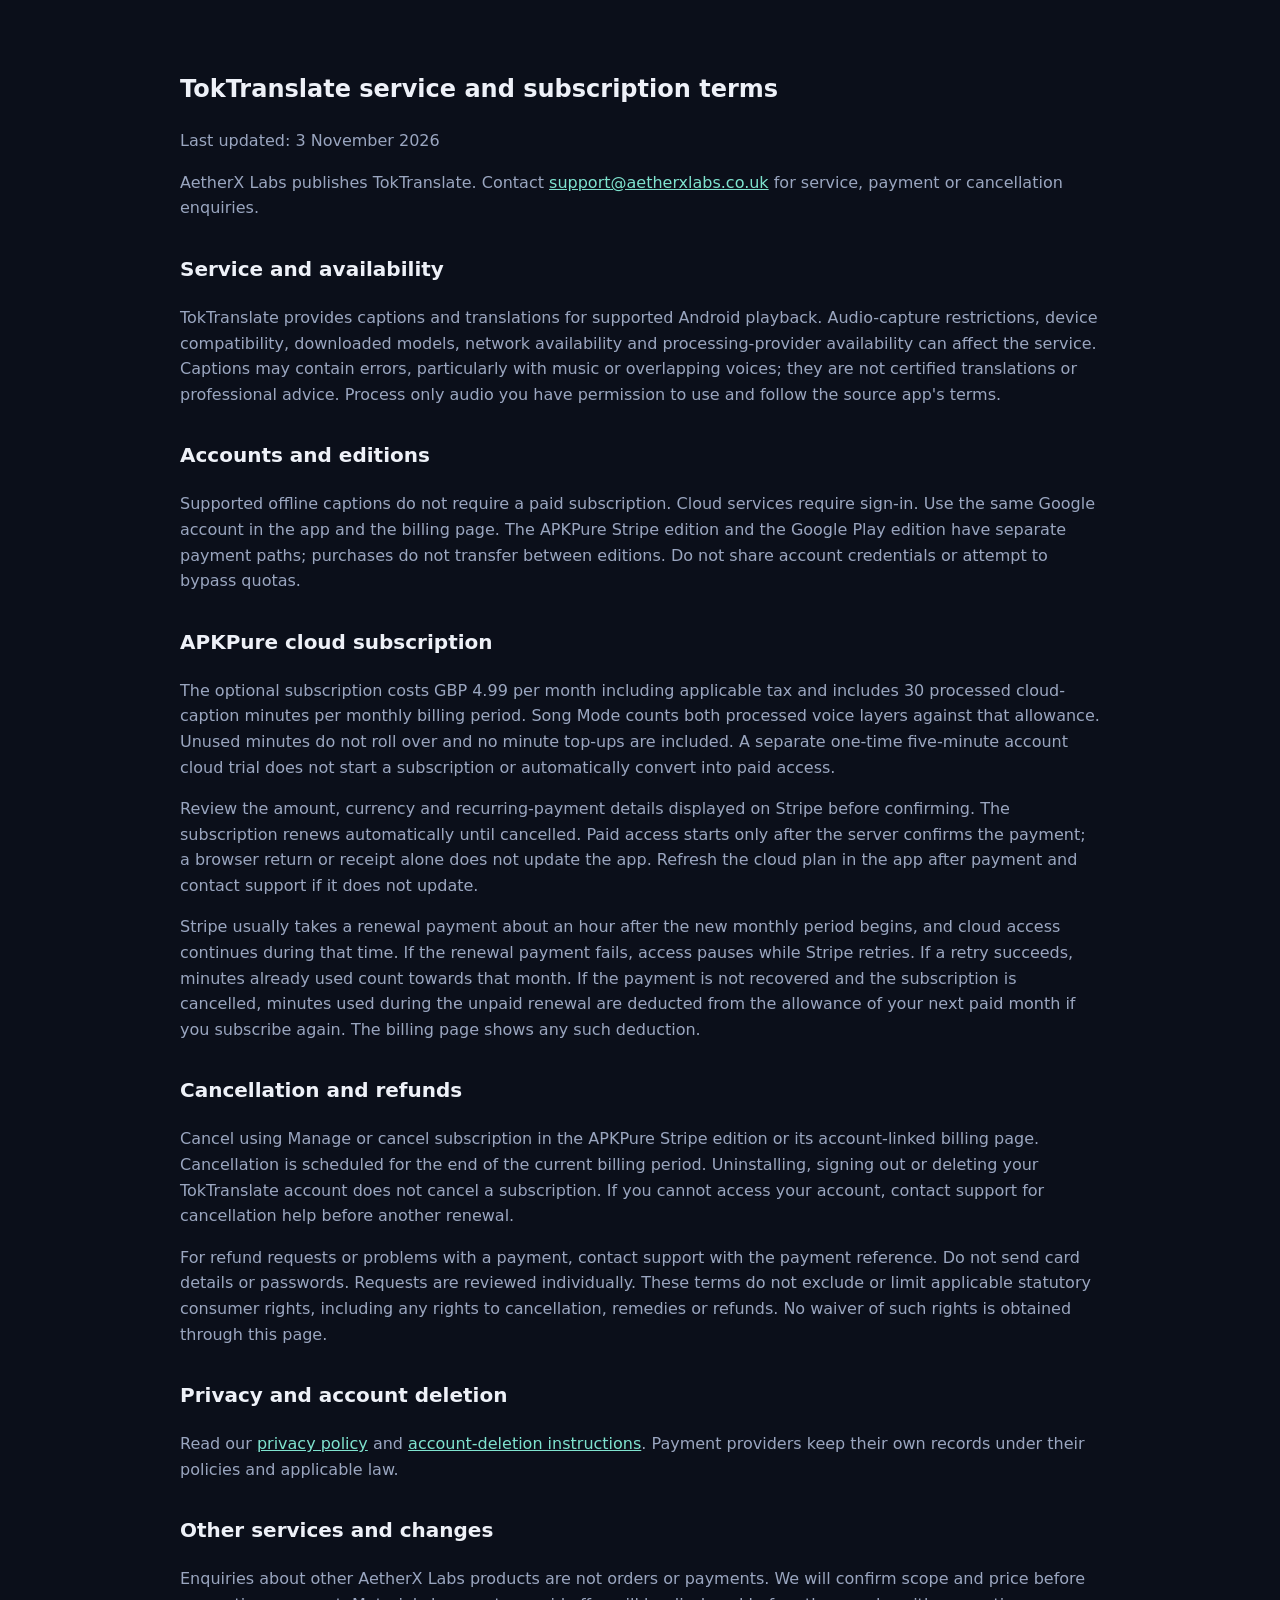
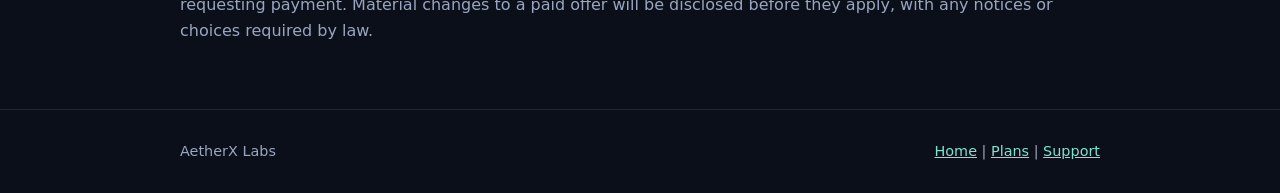
<file: terms.html>
<!doctype html>
<html lang="en">
<head>
  <meta charset="utf-8">
  <meta name="viewport" content="width=device-width, initial-scale=1">
  <title>TokTranslate terms - AetherX Labs</title>
  <link rel="stylesheet" href="style.css">
</head>
<body>
  <main class="wrap legal">
    <section>
      <h1>TokTranslate service and subscription terms</h1>
      <p>Last updated: <time datetime="2026-11-03">3 November 2026</time></p>
      <p>AetherX Labs publishes TokTranslate. Contact <a href="mailto:support@aetherxlabs.co.uk">support@aetherxlabs.co.uk</a> for service, payment or cancellation enquiries.</p>
      <h2>Service and availability</h2>
      <p>TokTranslate provides captions and translations for supported Android playback. Audio-capture restrictions, device compatibility, downloaded models, network availability and processing-provider availability can affect the service. Captions may contain errors, particularly with music or overlapping voices; they are not certified translations or professional advice. Process only audio you have permission to use and follow the source app's terms.</p>
      <h2>Accounts and editions</h2>
      <p>Supported offline captions do not require a paid subscription. Cloud services require sign-in. Use the same Google account in the app and the billing page. The APKPure Stripe edition and the Google Play edition have separate payment paths; purchases do not transfer between editions. Do not share account credentials or attempt to bypass quotas.</p>
      <h2>APKPure cloud subscription</h2>
      <p>The optional subscription costs GBP 4.99 per month including applicable tax and includes 30 processed cloud-caption minutes per monthly billing period. Song Mode counts both processed voice layers against that allowance. Unused minutes do not roll over and no minute top-ups are included. A separate one-time five-minute account cloud trial does not start a subscription or automatically convert into paid access.</p>
      <p>Review the amount, currency and recurring-payment details displayed on Stripe before confirming. The subscription renews automatically until cancelled. Paid access starts only after the server confirms the payment; a browser return or receipt alone does not update the app. Refresh the cloud plan in the app after payment and contact support if it does not update.</p>
      <p>Stripe usually takes a renewal payment about an hour after the new monthly period begins, and cloud access continues during that time. If the renewal payment fails, access pauses while Stripe retries. If a retry succeeds, minutes already used count towards that month. If the payment is not recovered and the subscription is cancelled, minutes used during the unpaid renewal are deducted from the allowance of your next paid month if you subscribe again. The billing page shows any such deduction.</p>
      <h2>Cancellation and refunds</h2>
      <p>Cancel using Manage or cancel subscription in the APKPure Stripe edition or its account-linked billing page. Cancellation is scheduled for the end of the current billing period. Uninstalling, signing out or deleting your TokTranslate account does not cancel a subscription. If you cannot access your account, contact support for cancellation help before another renewal.</p>
      <p>For refund requests or problems with a payment, contact support with the payment reference. Do not send card details or passwords. Requests are reviewed individually. These terms do not exclude or limit applicable statutory consumer rights, including any rights to cancellation, remedies or refunds. No waiver of such rights is obtained through this page.</p>
      <h2>Privacy and account deletion</h2>
      <p>Read our <a href="privacy.html">privacy policy</a> and <a href="delete-account.html">account-deletion instructions</a>. Payment providers keep their own records under their policies and applicable law.</p>
      <h2>Other services and changes</h2>
      <p>Enquiries about other AetherX Labs products are not orders or payments. We will confirm scope and price before requesting payment. Material changes to a paid offer will be disclosed before they apply, with any notices or choices required by law.</p>
    </section>
  </main>
  <footer><div class="wrap"><span>AetherX Labs</span><span><a href="index.html">Home</a> | <a href="payments.html">Plans</a> | <a href="support.html">Support</a></span></div></footer>
</body>
</html>
</file>
<file: style.css>
:root {
  --bg: #0b0f1a;
  --card: #141a2b;
  --text: #eef1f8;
  --muted: #9aa6c0;
  --teal: #7fe3cf;
  --violet: #a98bff;
}
* { box-sizing: border-box; }
html { scroll-behavior: smooth; }
body {
  margin: 0;
  font-family: system-ui, -apple-system, "Segoe UI", Roboto, sans-serif;
  background: var(--bg);
  color: var(--text);
  line-height: 1.6;
}
a { color: var(--teal); }
.wrap { max-width: 960px; margin: 0 auto; padding: 0 20px; }
header.site {
  position: sticky; top: 0; z-index: 10;
  background: rgba(11, 15, 26, 0.9); backdrop-filter: blur(8px);
  border-bottom: 1px solid #1f2740;
}
header.site .wrap { display: flex; align-items: center; justify-content: space-between; height: 64px; }
.brand { display: flex; align-items: center; gap: 10px; font-weight: 800; letter-spacing: 0.08em; color: var(--text); text-decoration: none; }
.brand img { width: 32px; height: 32px; }
nav a { margin-left: 20px; color: var(--muted); text-decoration: none; font-weight: 600; }
nav a:hover { color: var(--teal); }
.hero { padding: 90px 0 60px; }
.hero h1 { font-size: clamp(2.2rem, 6vw, 3.6rem); line-height: 1.1; margin: 0 0 16px; }
.hero h1 span { background: linear-gradient(90deg, var(--teal), var(--violet)); -webkit-background-clip: text; background-clip: text; color: transparent; }
.hero p { color: var(--muted); font-size: 1.15rem; max-width: 620px; }
.btn {
  display: inline-block; padding: 12px 22px; border-radius: 999px; font-weight: 700; text-decoration: none;
  background: var(--teal); color: #07231d; margin: 8px 10px 0 0;
}
.btn.ghost { background: transparent; color: var(--teal); border: 1.5px solid var(--teal); }
section { padding: 50px 0; }
h2 { font-size: 1.7rem; margin: 0 0 20px; }
.grid { display: grid; gap: 18px; grid-template-columns: repeat(auto-fit, minmax(260px, 1fr)); }
.card { background: var(--card); border-radius: 18px; padding: 24px; border: 1px solid #1f2740; }
.card h3 { margin-top: 0; color: var(--teal); }
.tag { display: inline-block; font-size: 0.75rem; font-weight: 700; padding: 3px 10px; border-radius: 999px; background: #22294a; color: var(--violet); margin-bottom: 10px; }
details { background: var(--card); border-radius: 14px; padding: 14px 18px; margin-bottom: 10px; border: 1px solid #1f2740; }
summary { cursor: pointer; font-weight: 700; }
details p { color: var(--muted); margin-bottom: 0; }
footer { border-top: 1px solid #1f2740; padding: 30px 0; color: var(--muted); font-size: 0.9rem; }
footer .wrap { display: flex; flex-wrap: wrap; gap: 12px; justify-content: space-between; }
.ad-slot { display: none; margin: 30px auto; min-height: 90px; text-align: center; }
.ad-slot.on { display: block; }
.ad-label { display: block; font-size: 0.7rem; color: var(--muted); margin-bottom: 4px; }
.legal h2 { margin-top: 32px; font-size: 1.25rem; }
.legal p, .legal li { color: var(--muted); }
.plan-price { color: #f5d38a !important; font-size: 1.2rem; font-weight: 700; }
.btn[aria-disabled="true"] { opacity: .6; cursor: not-allowed; }
a:focus-visible { outline: 3px solid var(--text); outline-offset: 4px; }
</file>
